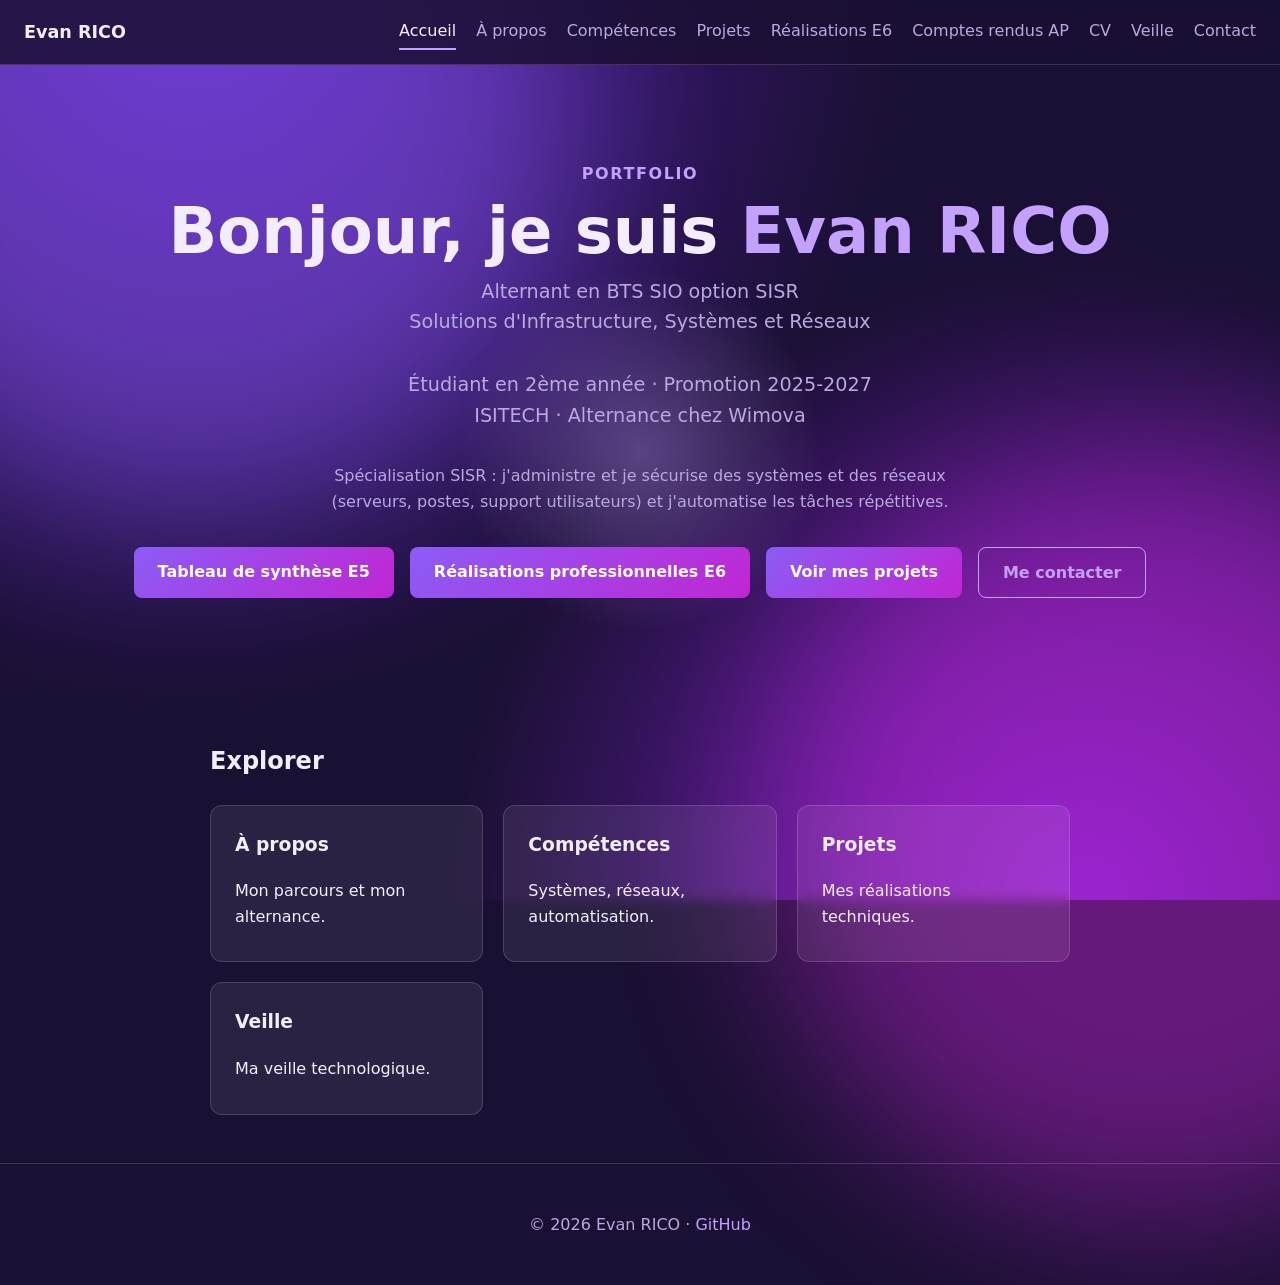
<file: index.html>
<!DOCTYPE html>
<html lang="fr">
<head>
  <meta charset="UTF-8">
  <meta name="viewport" content="width=device-width, initial-scale=1.0">
  <title>Accueil – Evan RICO</title>
  <link rel="stylesheet" href="style.css">
</head>
  <script src="script.js"></script>
<body>
  <header class="site-header">
    <a class="logo" href="index.html">Evan RICO</a>
    <button class="menu-btn" aria-label="Menu" onclick="document.querySelector('nav').classList.toggle('open')">☰</button>
   <nav>
  <a href="index.html" class="active">Accueil</a>
  <a href="apropos.html">À propos</a>
  <a href="competences.html">Compétences</a>
  <a href="projets.html">Projets</a>
  <a href="realisations-e6.html">Réalisations E6</a>
  <a href="comptes-rendus.html">Comptes rendus AP</a>
  <a href="cv.html">CV</a>
  <a href="veille.html">Veille</a>
  <a href="contact.html">Contact</a>
</nav>
  </header>

  <section class="hero">
    <p class="eyebrow">Portfolio</p>
    <h1>Bonjour, je suis <span>Evan RICO</span></h1>
    <p class="subtitle">Alternant en BTS SIO option SISR<br>Solutions d'Infrastructure, Systèmes et Réseaux</p>
    <p class="subtitle">Étudiant en 2ème année · Promotion 2025-2027<br>ISITECH · Alternance chez Wimova</p>
<p class="spec">
  Spécialisation SISR : j'administre et je sécurise des systèmes et des réseaux
  (serveurs, postes, support utilisateurs) et j'automatise les tâches répétitives.
</p>
    <div class="actions">
      <a class="btn" href="tableau-e5.pdf" target="_blank">Tableau de synthèse E5</a>
<a class="btn" href="realisations-e6.html">Réalisations professionnelles E6</a>
      <a class="btn" href="projets.html">Voir mes projets</a>
      <a class="btn secondary" href="contact.html">Me contacter</a>
    </div>
  </section>

  <main>
    <h2>Explorer</h2>
    <div class="grid">
      <a class="card link-card" href="apropos.html"><h3>À propos</h3><p>Mon parcours et mon alternance.</p></a>
      <a class="card link-card" href="competences.html"><h3>Compétences</h3><p>Systèmes, réseaux, automatisation.</p></a>
      <a class="card link-card" href="projets.html"><h3>Projets</h3><p>Mes réalisations techniques.</p></a>
      <a class="card link-card" href="veille.html"><h3>Veille</h3><p>Ma veille technologique.</p></a>
    </div>
  </main>

  <footer>
    <p>© 2026 Evan RICO · <a href="https://github.com/evanitorico-del">GitHub</a></p>
  </footer>
  <script src="script.js"></script>
</body>
</html>
</file>
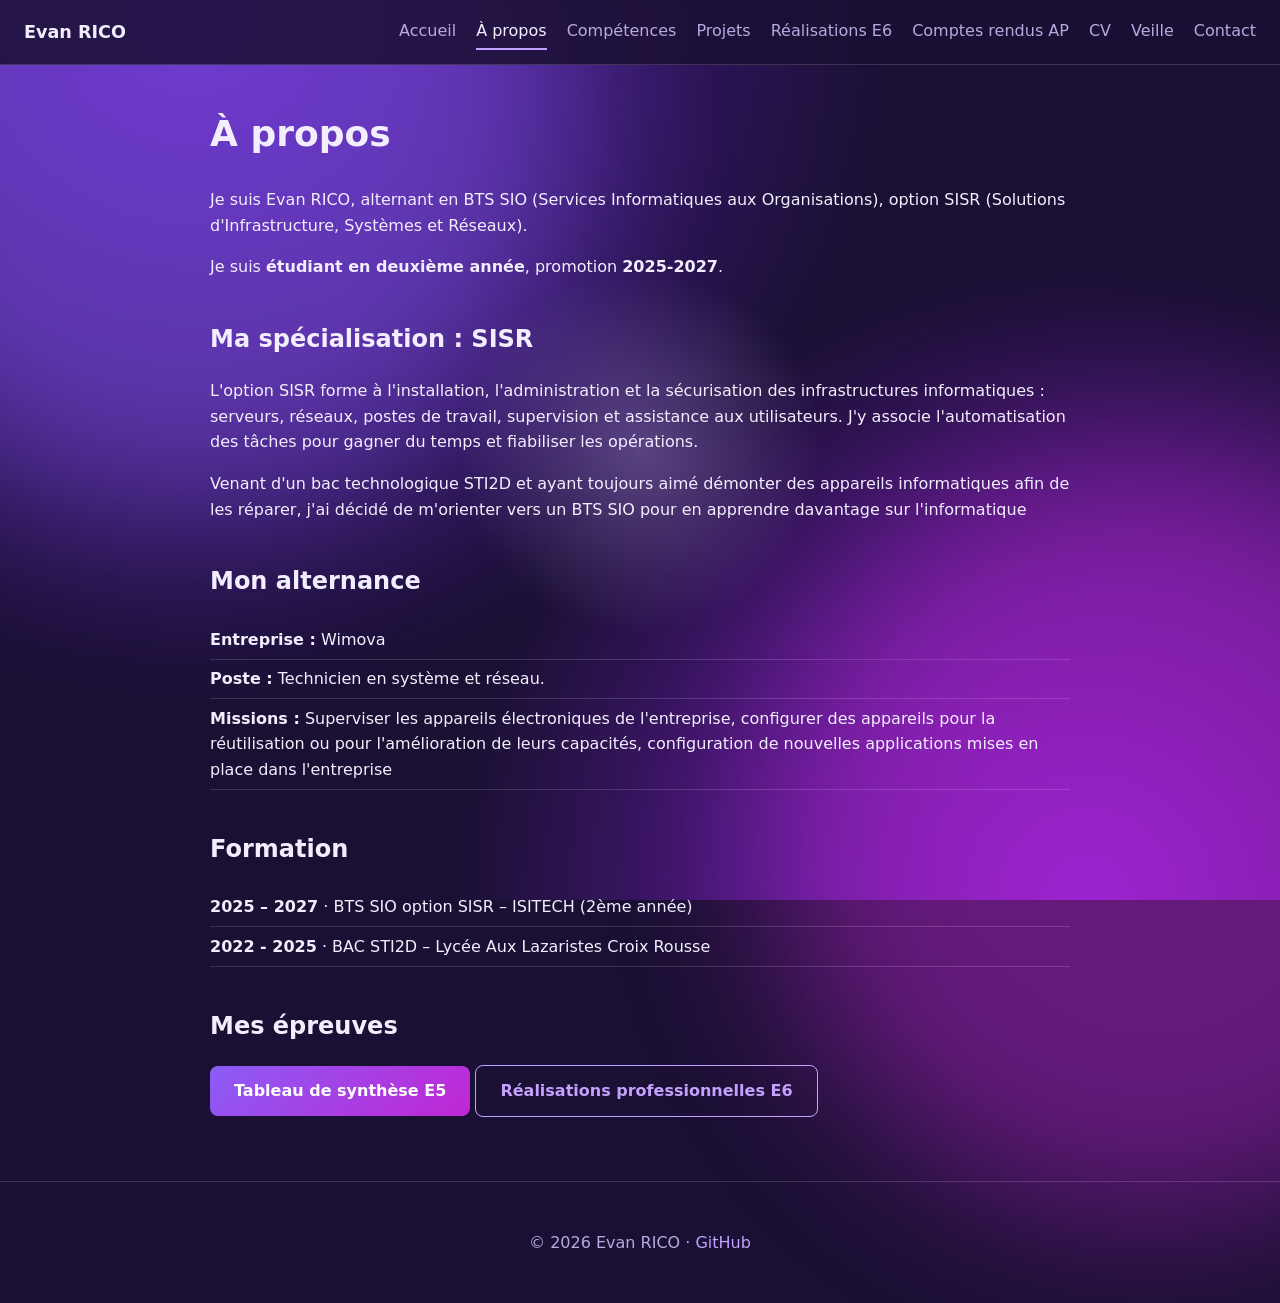
<file: apropos.html>
<!DOCTYPE html>
<html lang="fr">
<head>
  <meta charset="UTF-8">
  <meta name="viewport" content="width=device-width, initial-scale=1.0">
  <title>À propos – Evan RICO</title>
  <link rel="stylesheet" href="style.css">
</head>
  <script src="script.js"></script>
<body>
  <header class="site-header">
    <a class="logo" href="index.html">Evan RICO</a>
    <button class="menu-btn" aria-label="Menu" onclick="document.querySelector('nav').classList.toggle('open')">☰</button>
    <nav>
  <a href="index.html">Accueil</a>
  <a href="apropos.html" class="active">À propos</a>
  <a href="competences.html">Compétences</a>
  <a href="projets.html">Projets</a>
      <a href="realisations-e6.html">Réalisations E6</a>
  <a href="comptes-rendus.html">Comptes rendus AP</a>
  <a href="cv.html">CV</a>
  <a href="veille.html">Veille</a>
  <a href="contact.html">Contact</a>
</nav>
  </header>

  <main>
    <h1>À propos</h1>
    <p>
      Je suis Evan RICO, alternant en BTS SIO (Services Informatiques aux Organisations),
      option SISR (Solutions d'Infrastructure, Systèmes et Réseaux).
    </p>
    <p>
  Je suis <strong>étudiant en deuxième année</strong>, promotion <strong>2025-2027</strong>.
</p>

<h2>Ma spécialisation : SISR</h2>
<p>
  L'option SISR forme à l'installation, l'administration et la sécurisation
  des infrastructures informatiques : serveurs, réseaux, postes de travail,
  supervision et assistance aux utilisateurs. J'y associe l'automatisation
  des tâches pour gagner du temps et fiabiliser les opérations.
</p>
    <p>Venant d'un bac technologique STI2D et ayant toujours aimé démonter des appareils informatiques afin de les réparer, j'ai décidé de m'orienter vers un BTS SIO pour en apprendre davantage sur l'informatique</p>

    <h2>Mon alternance</h2>
    <ul class="plain">
      <li><strong>Entreprise :</strong> Wimova</li>
      <li><strong>Poste :</strong> Technicien en système et réseau.</li>
      <li><strong>Missions :</strong> Superviser les appareils électroniques de l'entreprise, configurer des appareils pour la réutilisation ou pour l'amélioration de leurs capacités, configuration de nouvelles applications mises en place dans l'entreprise</li>
    </ul>

    <h2>Formation</h2>
    <ul class="plain">
      <li><strong>2025 – 2027</strong> · BTS SIO option SISR – ISITECH (2ème année)</li>
      <li><strong>2022 - 2025</strong> · BAC STI2D – Lycée Aux Lazaristes Croix Rousse</li>
    </ul>
    <h2>Mes épreuves</h2>
<p>
  <a class="btn" href="tableau-e5.pdf" target="_blank">Tableau de synthèse E5</a>
  <a class="btn secondary" href="realisations-e6.html">Réalisations professionnelles E6</a>
</p>
  </main>

  <footer>
    <p>© 2026 Evan RICO · <a href="https://github.com/evanitorico-del">GitHub</a></p>
  </footer>
  <script src="script.js"></script>
</body>
</html>
</file>
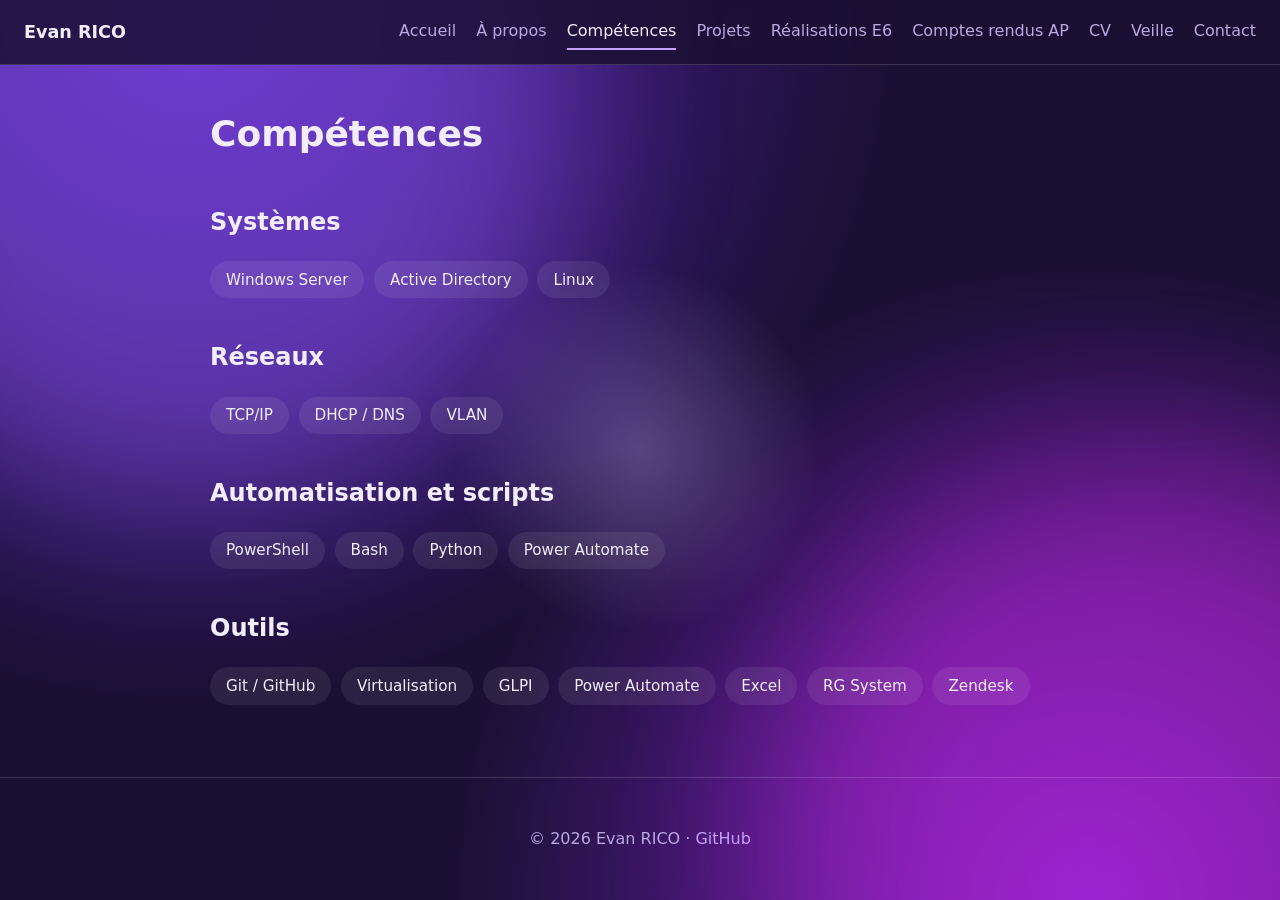
<file: competences.html>
<!DOCTYPE html>
<html lang="fr">
<head>
  <meta charset="UTF-8">
  <meta name="viewport" content="width=device-width, initial-scale=1.0">
  <title>Compétences – Evan RICO</title>
  <link rel="stylesheet" href="style.css">
</head>
  <script src="script.js"></script>
<body>
  <header class="site-header">
    <a class="logo" href="index.html">Evan RICO</a>
    <button class="menu-btn" aria-label="Menu" onclick="document.querySelector('nav').classList.toggle('open')">☰</button>
    <nav>
  <a href="index.html">Accueil</a>
  <a href="apropos.html">À propos</a>
  <a href="competences.html" class="active">Compétences</a>
  <a href="projets.html">Projets</a>
      <a href="realisations-e6.html">Réalisations E6</a>
  <a href="comptes-rendus.html">Comptes rendus AP</a>
  <a href="cv.html">CV</a>
  <a href="veille.html">Veille</a>
  <a href="contact.html">Contact</a>
</nav>
  </header>

  <main>
    <h1>Compétences</h1>

    <h2>Systèmes</h2>
    <ul class="tags"><li>Windows Server</li><li>Active Directory</li><li>Linux</li></ul>

    <h2>Réseaux</h2>
    <ul class="tags"><li>TCP/IP</li><li>DHCP / DNS</li><li>VLAN</li></ul>

    <h2>Automatisation et scripts</h2>
    <ul class="tags"><li>PowerShell</li><li>Bash</li><li>Python</li><li>Power Automate</li></ul>

    <h2>Outils</h2>
    <ul class="tags"><li>Git / GitHub</li><li>Virtualisation</li><li>GLPI</li><li>Power Automate</li><li>Excel</li><li>RG System</li><li>Zendesk</li></ul>

  
  </main>

  <footer>
    <p>© 2026 Evan RICO · <a href="https://github.com/evanitorico-del">GitHub</a></p>
  </footer>
  <script src="script.js"></script>
</body>
</html>
</file>
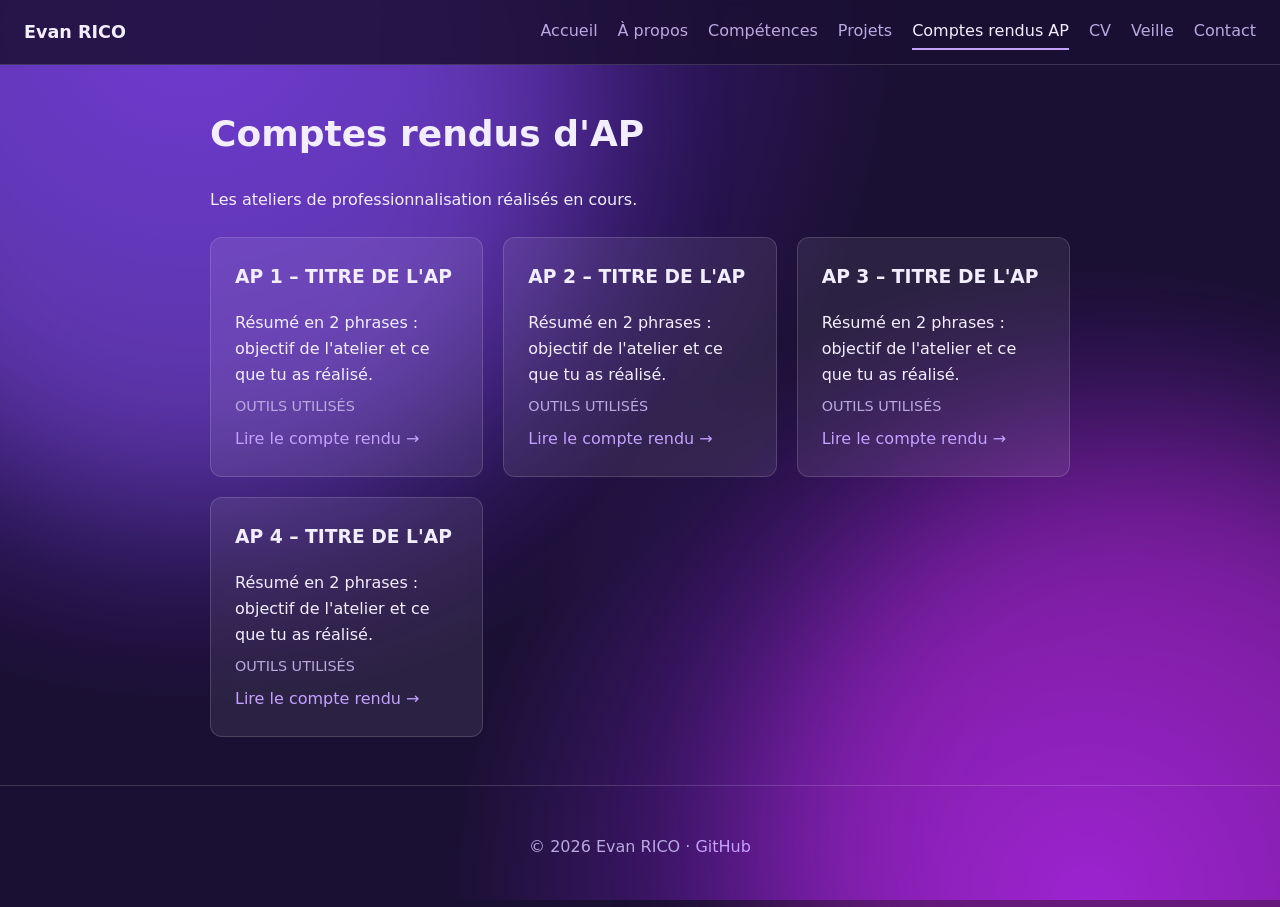
<file: compte-rendu.html>
<!DOCTYPE html>
<html lang="fr">
<head>
  <meta charset="UTF-8">
  <meta name="viewport" content="width=device-width, initial-scale=1.0">
  <title>Comptes rendus AP – Evan RICO</title>
  <link rel="stylesheet" href="style.css">
</head>
<body>
  <header class="site-header">
    <a class="logo" href="index.html">Evan RICO</a>
    <button class="menu-btn" aria-label="Menu" onclick="document.querySelector('nav').classList.toggle('open')">☰</button>
    <nav>
  <a href="index.html">Accueil</a>
  <a href="apropos.html">À propos</a>
  <a href="competences.html">Compétences</a>
  <a href="projets.html">Projets</a>
  <a href="comptes-rendus.html" class="active">Comptes rendus AP</a>
  <a href="cv.html">CV</a>
  <a href="veille.html">Veille</a>
  <a href="contact.html">Contact</a>
</nav>
  </header>

  <main>
    <h1>Comptes rendus d'AP</h1>
    <p>Les ateliers de professionnalisation réalisés en cours.</p>

    <div class="grid">

      <article class="card">
        <h3>AP 1 – TITRE DE L'AP</h3>
        <p>Résumé en 2 phrases : objectif de l'atelier et ce que tu as réalisé.</p>
        <p class="stack">OUTILS UTILISÉS</p>
        <a href="ap.html?n=1">Lire le compte rendu →</a>
      </article>

      <article class="card">
        <h3>AP 2 – TITRE DE L'AP</h3>
        <p>Résumé en 2 phrases : objectif de l'atelier et ce que tu as réalisé.</p>
        <p class="stack">OUTILS UTILISÉS</p>
        <a href="ap.html?n=2">Lire le compte rendu →</a>
      </article>

      <article class="card">
        <h3>AP 3 – TITRE DE L'AP</h3>
        <p>Résumé en 2 phrases : objectif de l'atelier et ce que tu as réalisé.</p>
        <p class="stack">OUTILS UTILISÉS</p>
      <a href="ap.html?n=3">Lire le compte rendu →</a>
      </article>

      <article class="card">
        <h3>AP 4 – TITRE DE L'AP</h3>
        <p>Résumé en 2 phrases : objectif de l'atelier et ce que tu as réalisé.</p>
        <p class="stack">OUTILS UTILISÉS</p>
       <a href="ap.html?n=4">Lire le compte rendu →</a>
      </article>

    </div>
  </main>

  <footer>
    <p>© 2026 Evan RICO · <a href="https://github.com/evanitorico-del">GitHub</a></p>
  </footer>
</body>
</html>
</file>
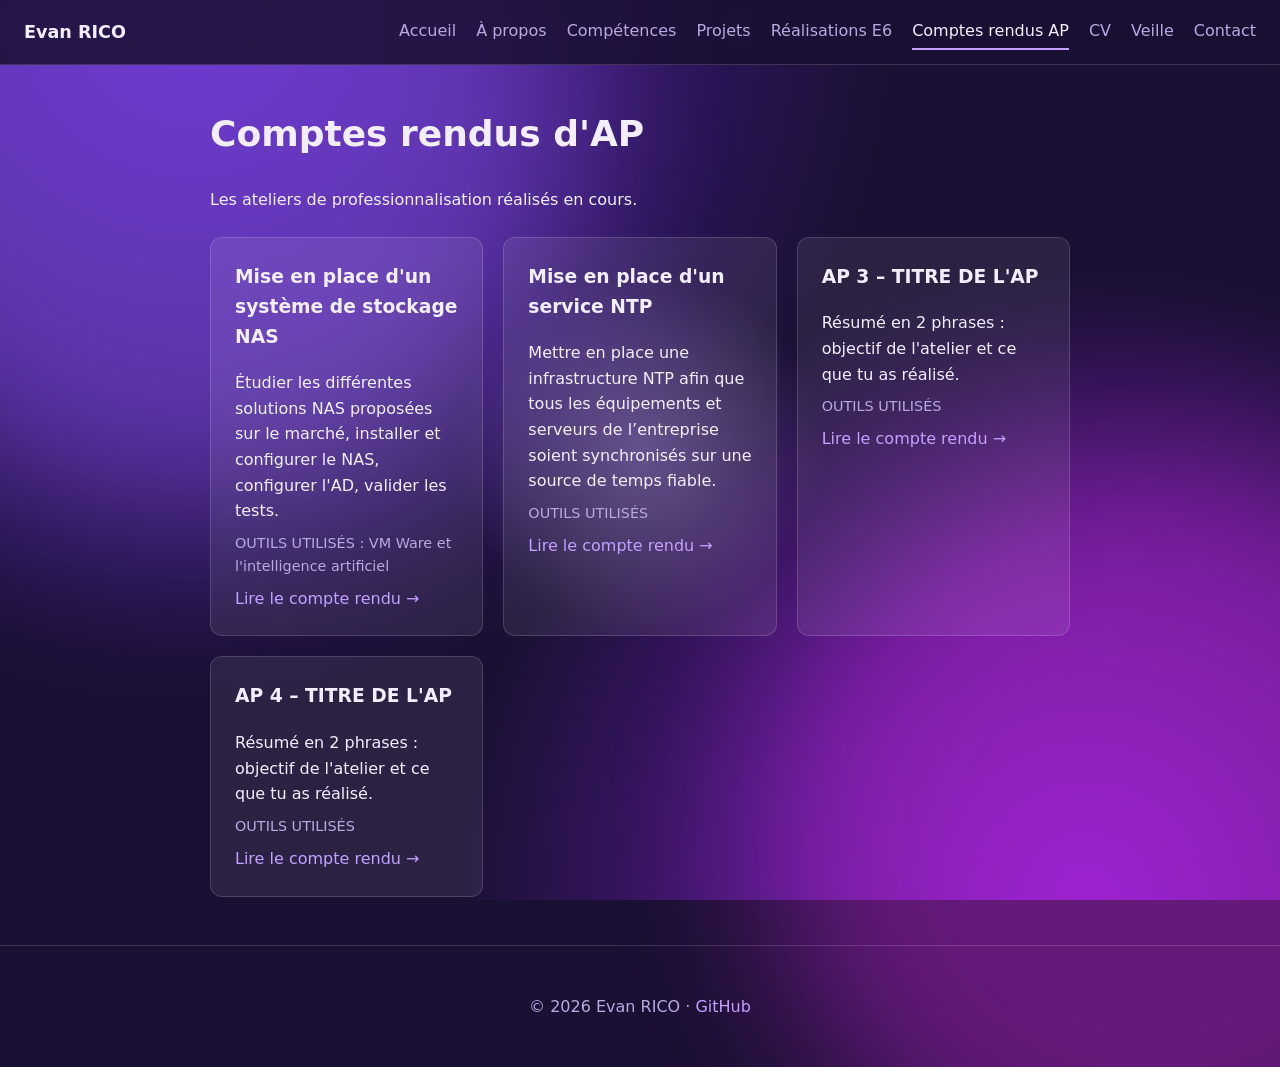
<file: comptes-rendus.html>
<!DOCTYPE html>
<html lang="fr">
<head>
  <meta charset="UTF-8">
  <meta name="viewport" content="width=device-width, initial-scale=1.0">
  <title>Comptes rendus AP – Evan RICO</title>
  <link rel="stylesheet" href="style.css">
</head>
  <script src="script.js"></script>
<body>
  <header class="site-header">
    <a class="logo" href="index.html">Evan RICO</a>
    <button class="menu-btn" aria-label="Menu" onclick="document.querySelector('nav').classList.toggle('open')">☰</button>
    <nav>
  <a href="index.html">Accueil</a>
  <a href="apropos.html">À propos</a>
  <a href="competences.html">Compétences</a>
  <a href="projets.html">Projets</a>
      <a href="realisations-e6.html">Réalisations E6</a>
  <a href="comptes-rendus.html" class="active">Comptes rendus AP</a>
  <a href="cv.html">CV</a>
  <a href="veille.html">Veille</a>
  <a href="contact.html">Contact</a>
</nav>
  </header>

  <main>
    <h1>Comptes rendus d'AP</h1>
    <p>Les ateliers de professionnalisation réalisés en cours.</p>

    <div class="grid">

      <article class="card">
        <h3>Mise en place d'un système de stockage NAS</h3>
        <p>Étudier les différentes solutions NAS proposées sur le marché, installer et configurer le NAS, configurer l'AD, valider les tests.</p>
        <p class="stack">OUTILS UTILISÉS : VM Ware et l'intelligence artificiel</p>
        <a href="ap.html?n=1">Lire le compte rendu →</a>
      </article>

      <article class="card">
        <h3>Mise en place d'un service NTP</h3>
        <p>Mettre en place une infrastructure NTP afin que tous les équipements et serveurs de l’entreprise soient synchronisés sur une source de temps fiable.</p>
        <p class="stack">OUTILS UTILISÉS</p>
        <a href="ap.html?n=2">Lire le compte rendu →</a>
      </article>

      <article class="card">
        <h3>AP 3 – TITRE DE L'AP</h3>
        <p>Résumé en 2 phrases : objectif de l'atelier et ce que tu as réalisé.</p>
        <p class="stack">OUTILS UTILISÉS</p>
      <a href="ap.html?n=3">Lire le compte rendu →</a>
      </article>

      <article class="card">
        <h3>AP 4 – TITRE DE L'AP</h3>
        <p>Résumé en 2 phrases : objectif de l'atelier et ce que tu as réalisé.</p>
        <p class="stack">OUTILS UTILISÉS</p>
       <a href="ap.html?n=4">Lire le compte rendu →</a>
      </article>

    </div>
  </main>

  <footer>
    <p>© 2026 Evan RICO · <a href="https://github.com/evanitorico-del">GitHub</a></p>
  </footer>
  <script src="script.js"></script>
</body>
</html>
</file>
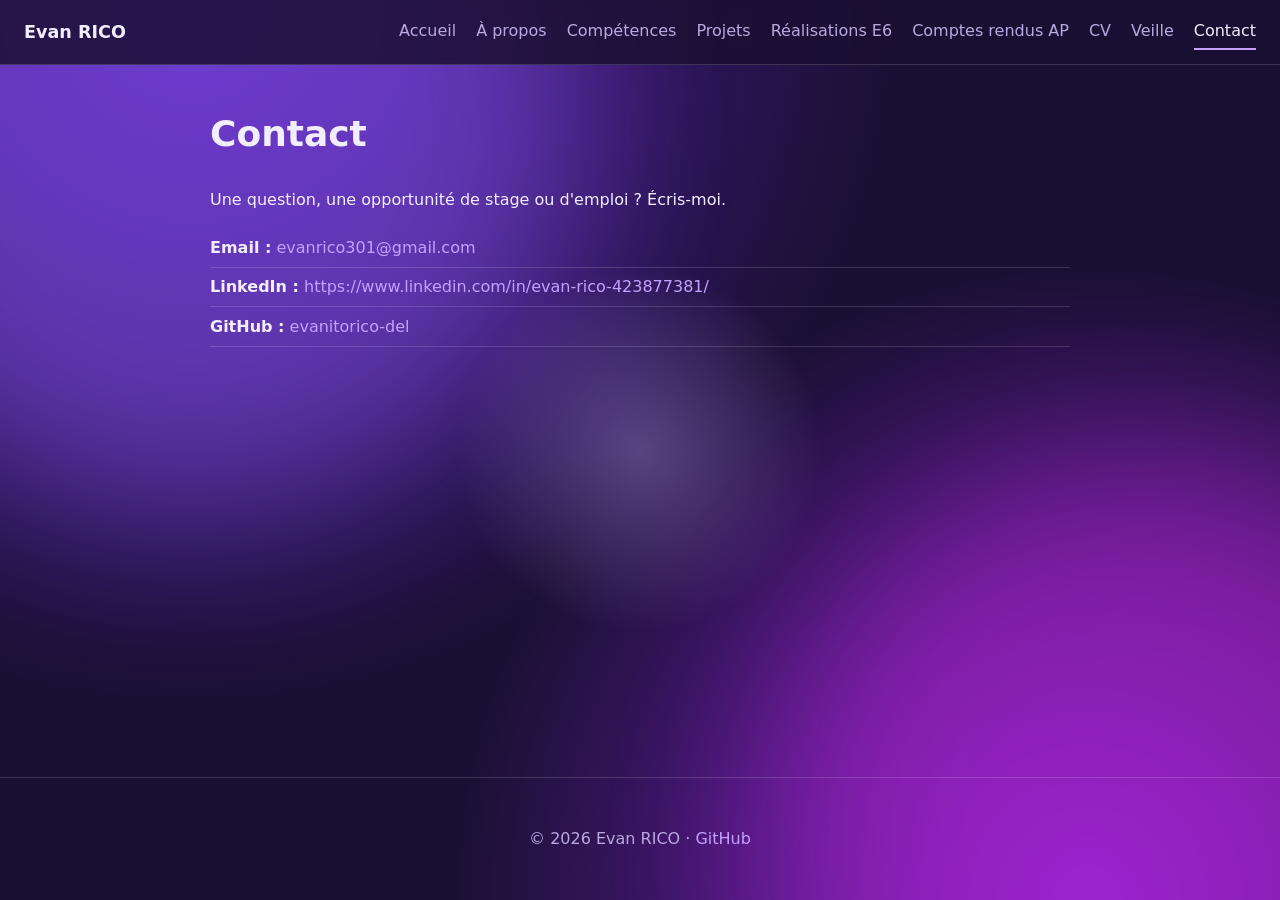
<file: contact.html>
<!DOCTYPE html>
<html lang="fr">
<head>
  <meta charset="UTF-8">
  <meta name="viewport" content="width=device-width, initial-scale=1.0">
  <title>Contact – Evan RICO</title>
  <link rel="stylesheet" href="style.css">
</head>
  <script src="script.js"></script>
<body>
  <header class="site-header">
    <a class="logo" href="index.html">Evan RICO</a>
    <button class="menu-btn" aria-label="Menu" onclick="document.querySelector('nav').classList.toggle('open')">☰</button>
   <nav>
  <a href="index.html">Accueil</a>
  <a href="apropos.html">À propos</a>
  <a href="competences.html">Compétences</a>
  <a href="projets.html">Projets</a>
     <a href="realisations-e6.html">Réalisations E6</a>
  <a href="comptes-rendus.html">Comptes rendus AP</a>
  <a href="cv.html">CV</a>
  <a href="veille.html">Veille</a>
  <a href="contact.html" class="active">Contact</a>
</nav>
  </header>

  <main>
    <h1>Contact</h1>
    <p>Une question, une opportunité de stage ou d'emploi ? Écris-moi.</p>
    <ul class="plain">
      <li><strong>Email :</strong> <a href="mailto:TON-EMAIL@exemple.com">evanrico301@gmail.com</a></li>
      <li><strong>LinkedIn :</strong> <a href="https://www.linkedin.com/in/TON-PROFIL">https://www.linkedin.com/in/evan-rico-423877381/</a></li>
      <li><strong>GitHub :</strong> <a href="https://github.com/evanitorico-del">evanitorico-del</a></li>
    </ul>
  </main>

  <footer>
    <p>© 2026 Evan RICO · <a href="https://github.com/evanitorico-del">GitHub</a></p>
  </footer>
  <script src="script.js"></script>
</body>
</html>
</file>
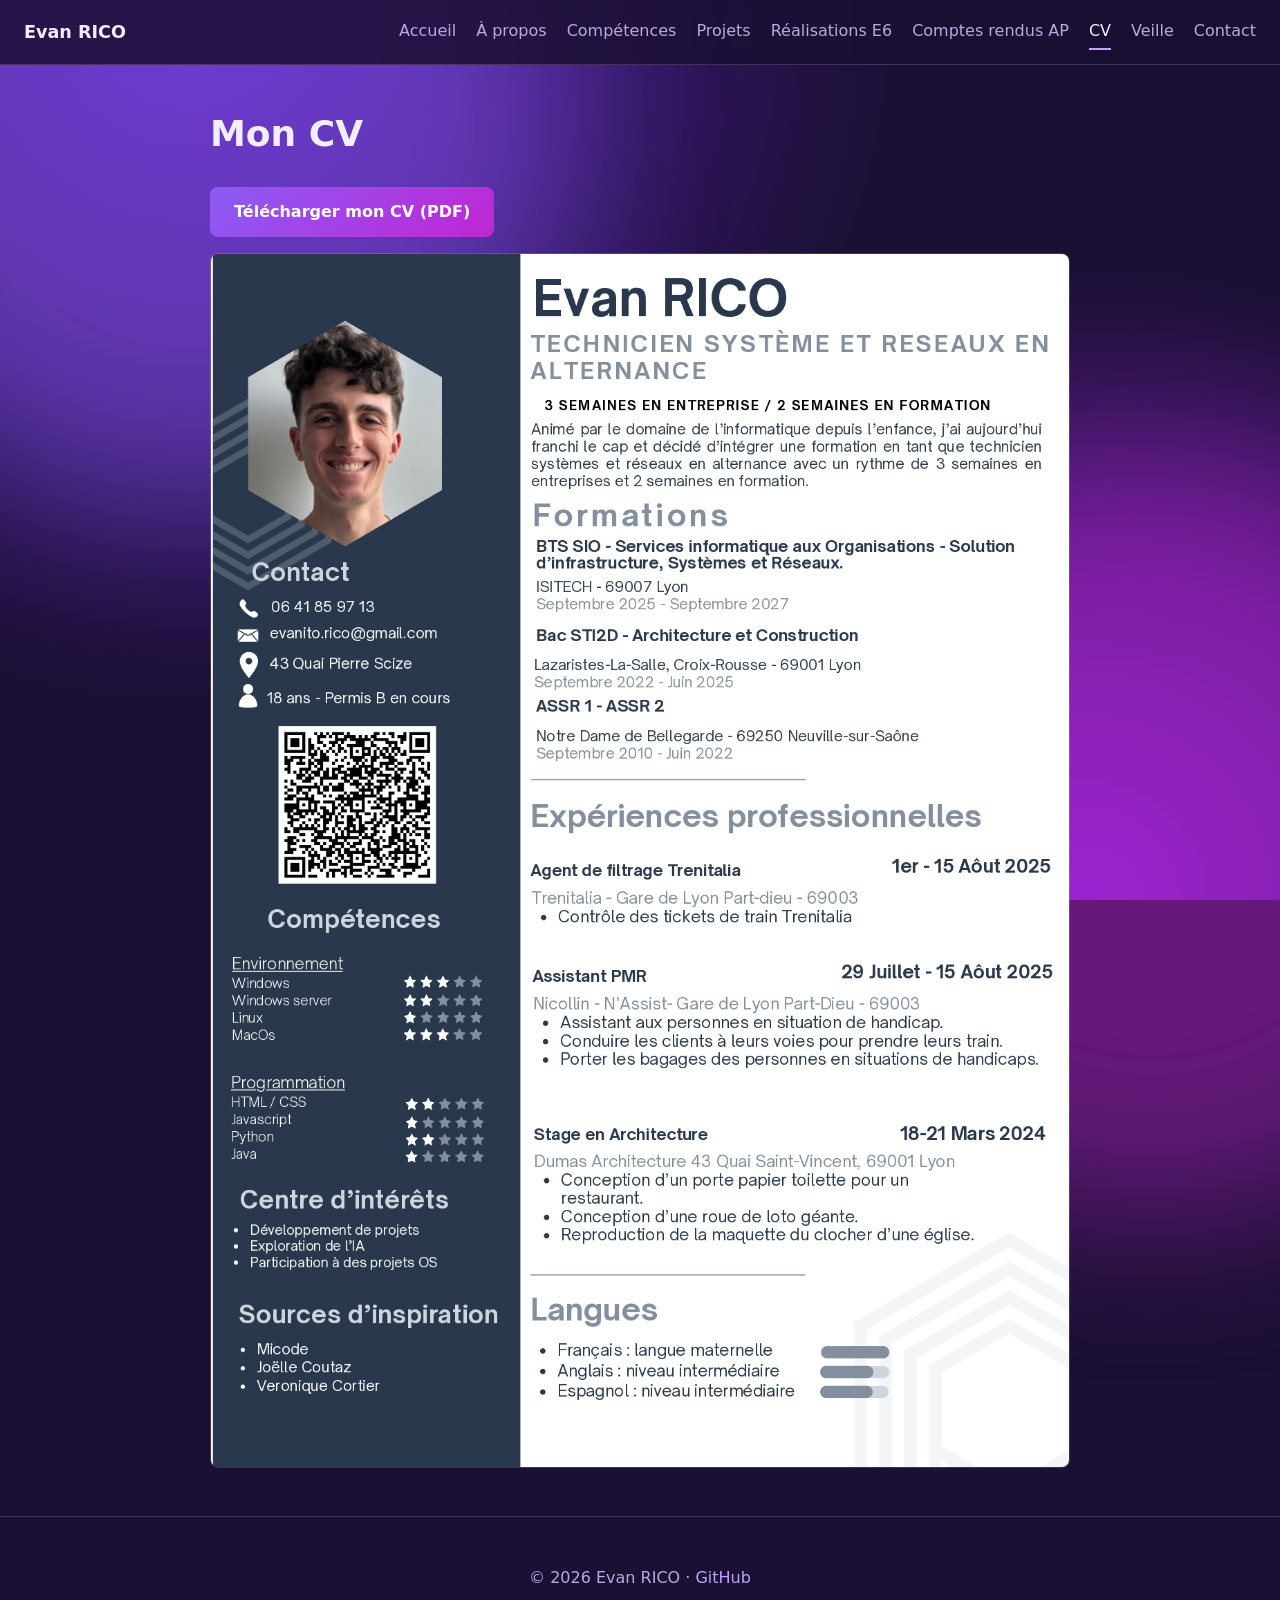
<file: cv.html>
<!DOCTYPE html>
<html lang="fr">
<head>
  <meta charset="UTF-8">
  <meta name="viewport" content="width=device-width, initial-scale=1.0">
  <title>CV – Evan RICO</title>
  <link rel="stylesheet" href="style.css">
</head>
  <script src="script.js"></script>
<body>
  <header class="site-header">
    <a class="logo" href="index.html">Evan RICO</a>
    <button class="menu-btn" aria-label="Menu" onclick="document.querySelector('nav').classList.toggle('open')">☰</button>
   <nav>
  <a href="index.html">Accueil</a>
  <a href="apropos.html">À propos</a>
  <a href="competences.html">Compétences</a>
  <a href="projets.html">Projets</a>
     <a href="realisations-e6.html">Réalisations E6</a>
  <a href="comptes-rendus.html">Comptes rendus AP</a>
  <a href="cv.html" class="active">CV</a>
  <a href="veille.html">Veille</a>
  <a href="contact.html">Contact</a>
</nav>
  </header>

  <main>
    <h1>Mon CV</h1>
    <p><a class="btn" href="cv.pdf" download>Télécharger mon CV (PDF)</a></p>

    <img class="cv-img" src="cv.jpg" alt="CV d'Evan RICO">
  </main>

  <footer>
    <p>© 2026 Evan RICO · <a href="https://github.com/evanitorico-del">GitHub</a></p>
  </footer>
  <script src="script.js"></script>
</body>
</html>
</file>
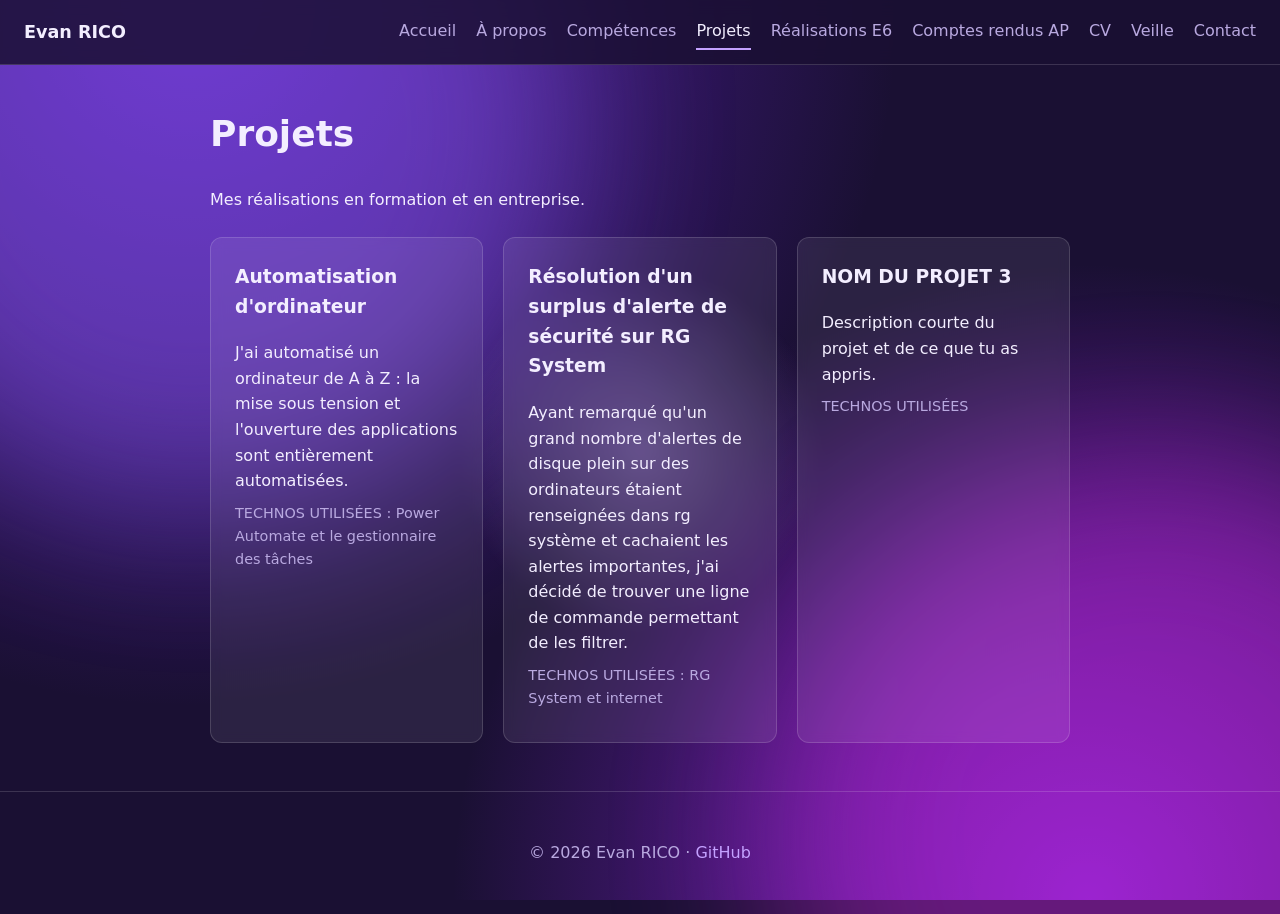
<file: projets.html>
<!DOCTYPE html>
<html lang="fr">
<head>
  <meta charset="UTF-8">
  <meta name="viewport" content="width=device-width, initial-scale=1.0">
  <title>Projets – Evan RICO</title>
  <link rel="stylesheet" href="style.css">
</head>
  <script src="script.js"></script>
<body>
  <header class="site-header">
    <a class="logo" href="index.html">Evan RICO</a>
    <button class="menu-btn" aria-label="Menu" onclick="document.querySelector('nav').classList.toggle('open')">☰</button>
    <nav>
  <a href="index.html">Accueil</a>
  <a href="apropos.html">À propos</a>
  <a href="competences.html">Compétences</a>
  <a href="projets.html" class="active">Projets</a>
      <a href="realisations-e6.html">Réalisations E6</a>
  <a href="comptes-rendus.html">Comptes rendus AP</a>
  <a href="cv.html">CV</a>
  <a href="veille.html">Veille</a>
  <a href="contact.html">Contact</a>
</nav>
  </header>

  <main>
    <h1>Projets</h1>
    <p>Mes réalisations en formation et en entreprise.</p>

    <div class="grid">
      <article class="card">
        <h3>Automatisation d'ordinateur</h3>
        <p>J'ai automatisé un ordinateur de A à Z : la mise sous tension et l'ouverture des applications sont entièrement automatisées.</p>
        <p class="stack">TECHNOS UTILISÉES : Power Automate et le gestionnaire des tâches </p>
      </article>

      <article class="card">
        <h3>Résolution d'un surplus d'alerte de sécurité sur RG System</h3>
        <p>Ayant remarqué qu'un grand nombre d'alertes de disque plein sur des ordinateurs étaient renseignées dans rg système et cachaient les alertes importantes, j'ai décidé de trouver une ligne de commande permettant de les filtrer.</p>
        <p class="stack">TECHNOS UTILISÉES : RG System et internet</p>
      </article>

      <article class="card">
        <h3>NOM DU PROJET 3</h3>
        <p>Description courte du projet et de ce que tu as appris.</p>
        <p class="stack">TECHNOS UTILISÉES</p>
      </article>
    </div>
  </main>

  <footer>
    <p>© 2026 Evan RICO · <a href="https://github.com/evanitorico-del">GitHub</a></p>
  </footer>
  <script src="script.js"></script>
</body>
</html>
</file>
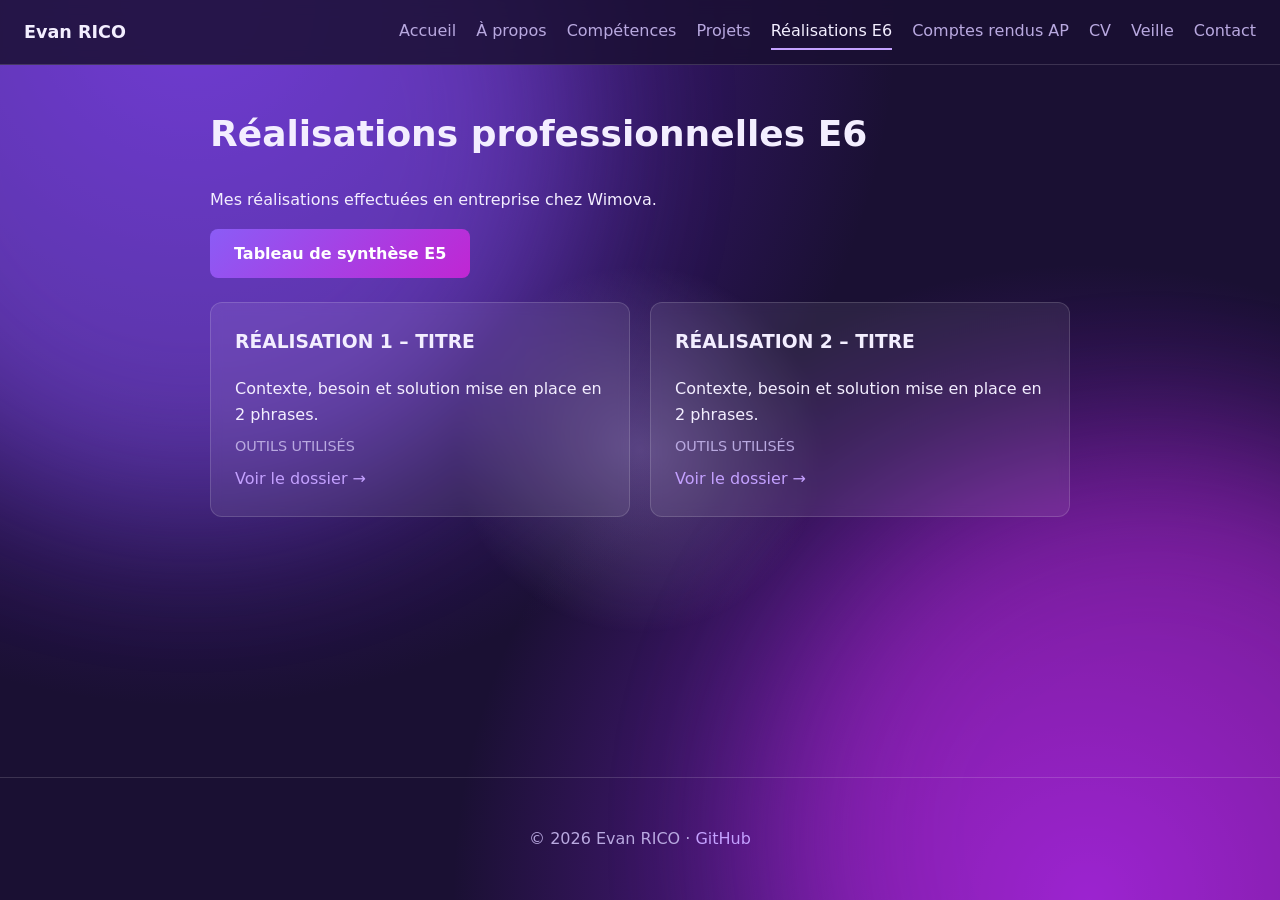
<file: realisations-e6.html>
<!DOCTYPE html>
<html lang="fr">
<head>
  <meta charset="UTF-8">
  <meta name="viewport" content="width=device-width, initial-scale=1.0">
  <title>Réalisations E6 – Evan RICO</title>
  <link rel="stylesheet" href="style.css">
</head>
  <script src="script.js"></script>
<body>
  <header class="site-header">
    <a class="logo" href="index.html">Evan RICO</a>
    <button class="menu-btn" aria-label="Menu" onclick="document.querySelector('nav').classList.toggle('open')">☰</button>
    <nav>
      <a href="index.html">Accueil</a>
      <a href="apropos.html">À propos</a>
      <a href="competences.html">Compétences</a>
      <a href="projets.html">Projets</a>
      <a href="realisations-e6.html" class="active">Réalisations E6</a>
      <a href="comptes-rendus.html">Comptes rendus AP</a>
      <a href="cv.html">CV</a>
      <a href="veille.html">Veille</a>
      <a href="contact.html">Contact</a>
    </nav>
  </header>

  <main>
    <h1>Réalisations professionnelles E6</h1>
    <p>Mes réalisations effectuées en entreprise chez Wimova.</p>
    <p><a class="btn" href="tableau-e5.pdf" target="_blank">Tableau de synthèse E5</a></p>

    <div class="grid">
      <article class="card">
        <h3>RÉALISATION 1 – TITRE</h3>
        <p>Contexte, besoin et solution mise en place en 2 phrases.</p>
        <p class="stack">OUTILS UTILISÉS</p>
        <a href="realisation1.pdf" target="_blank">Voir le dossier →</a>
      </article>

      <article class="card">
        <h3>RÉALISATION 2 – TITRE</h3>
        <p>Contexte, besoin et solution mise en place en 2 phrases.</p>
        <p class="stack">OUTILS UTILISÉS</p>
        <a href="realisation2.pdf" target="_blank">Voir le dossier →</a>
      </article>
    </div>
  </main>

  <footer>
    <p>© 2026 Evan RICO · <a href="https://github.com/evanitorico-del">GitHub</a></p>
  </footer>
  <script src="script.js"></script>
</body>
</html>
</file>
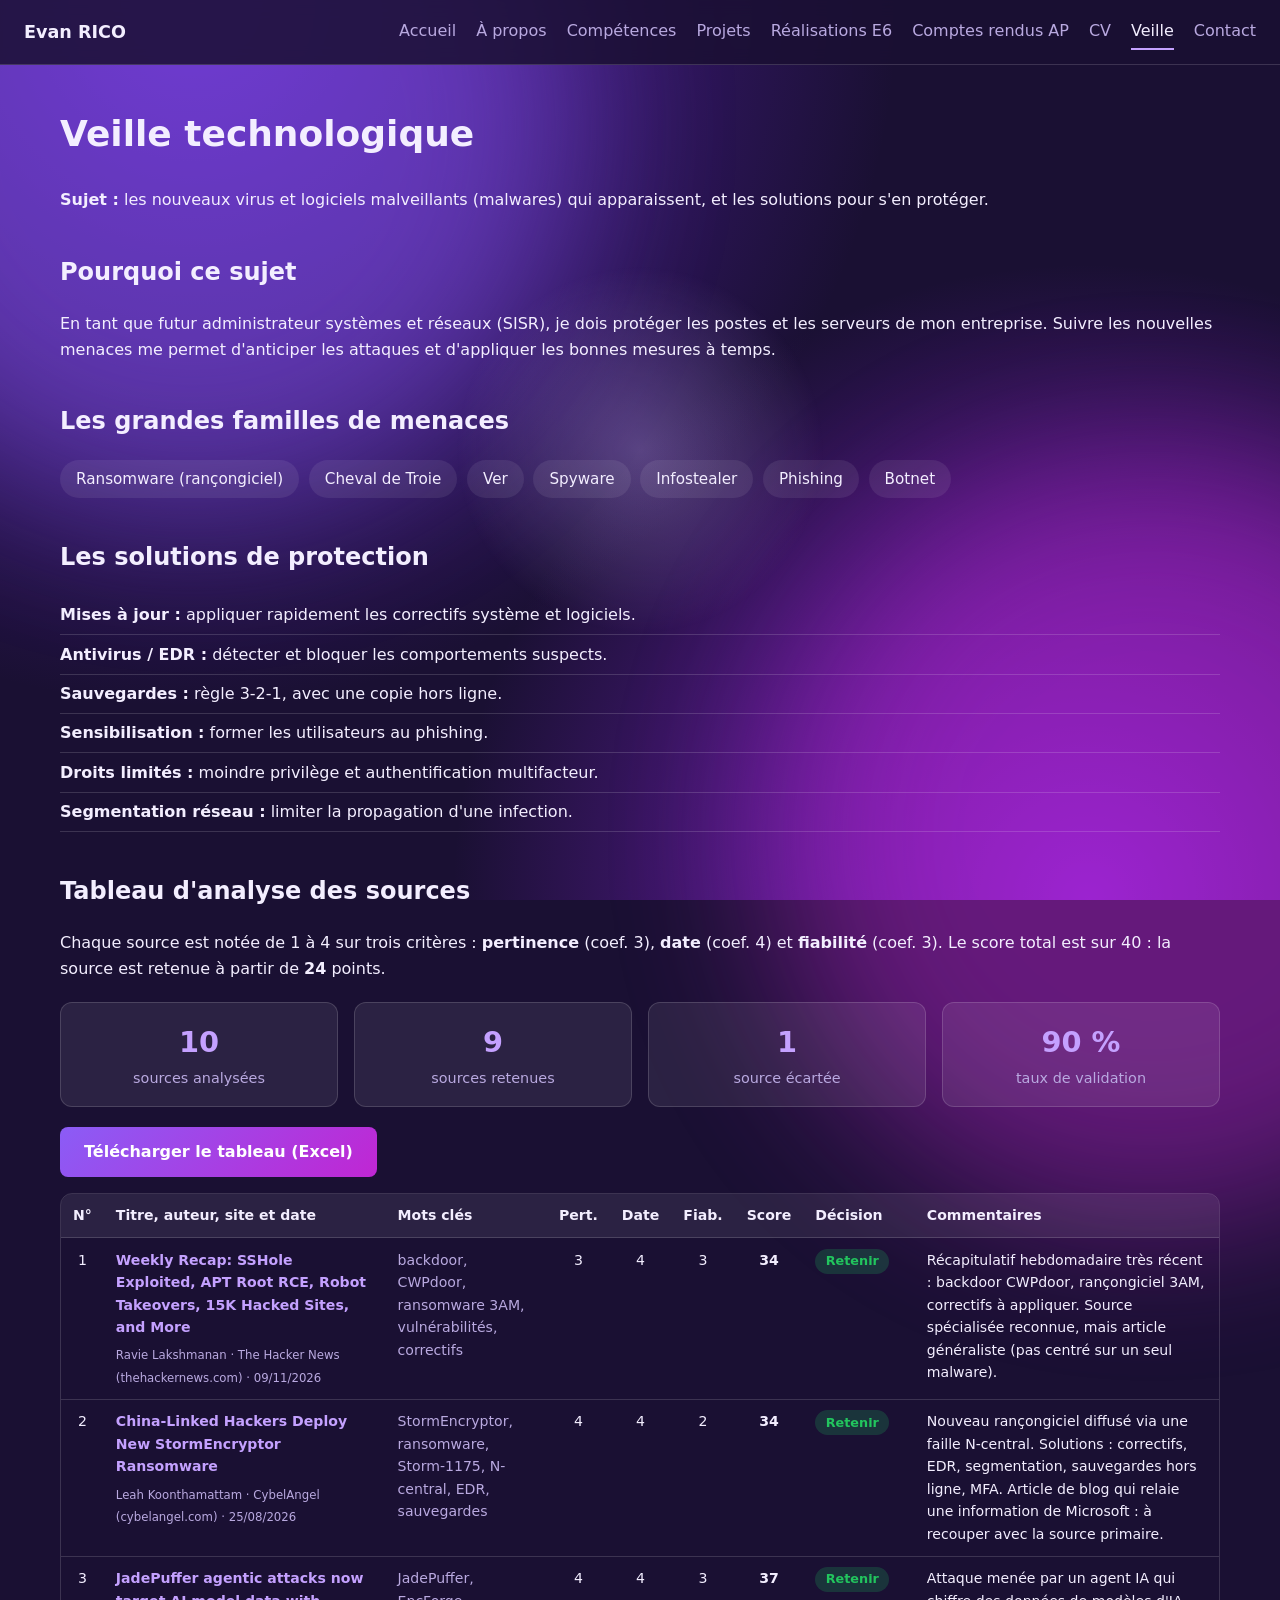
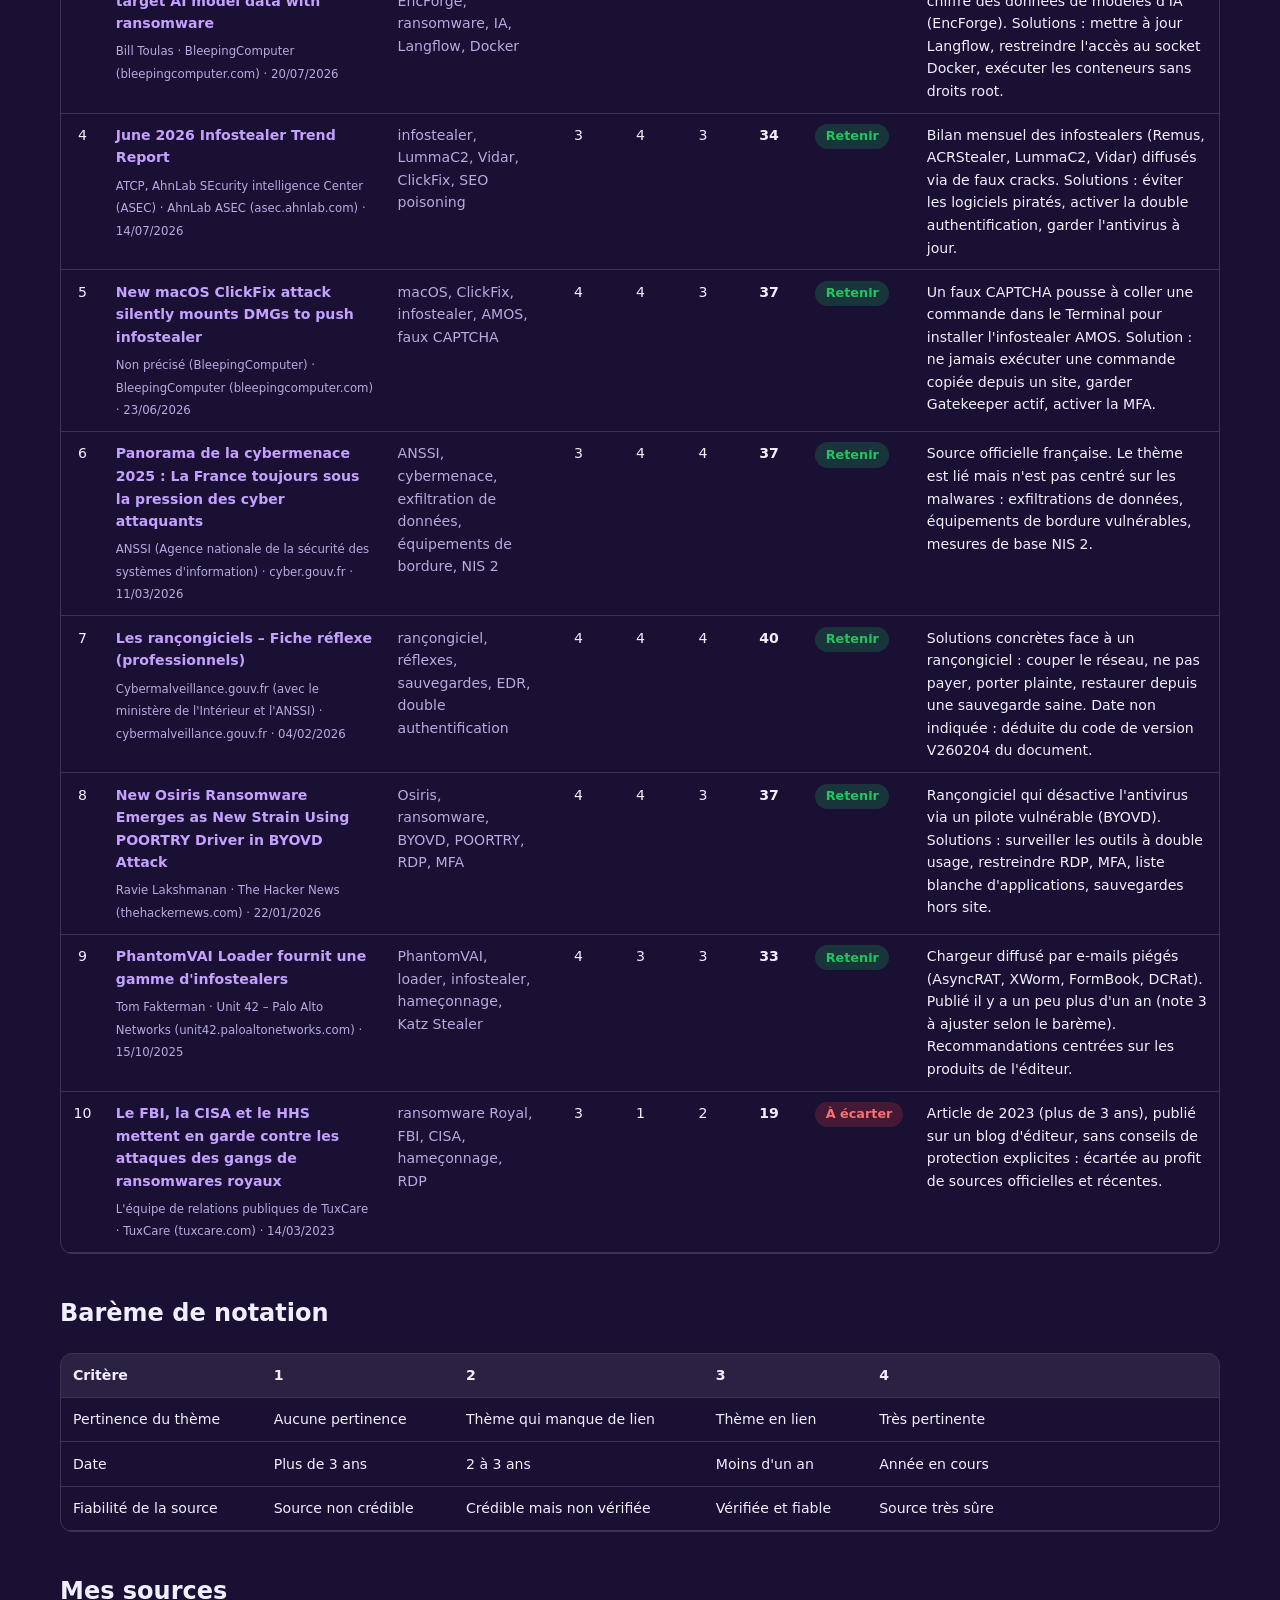
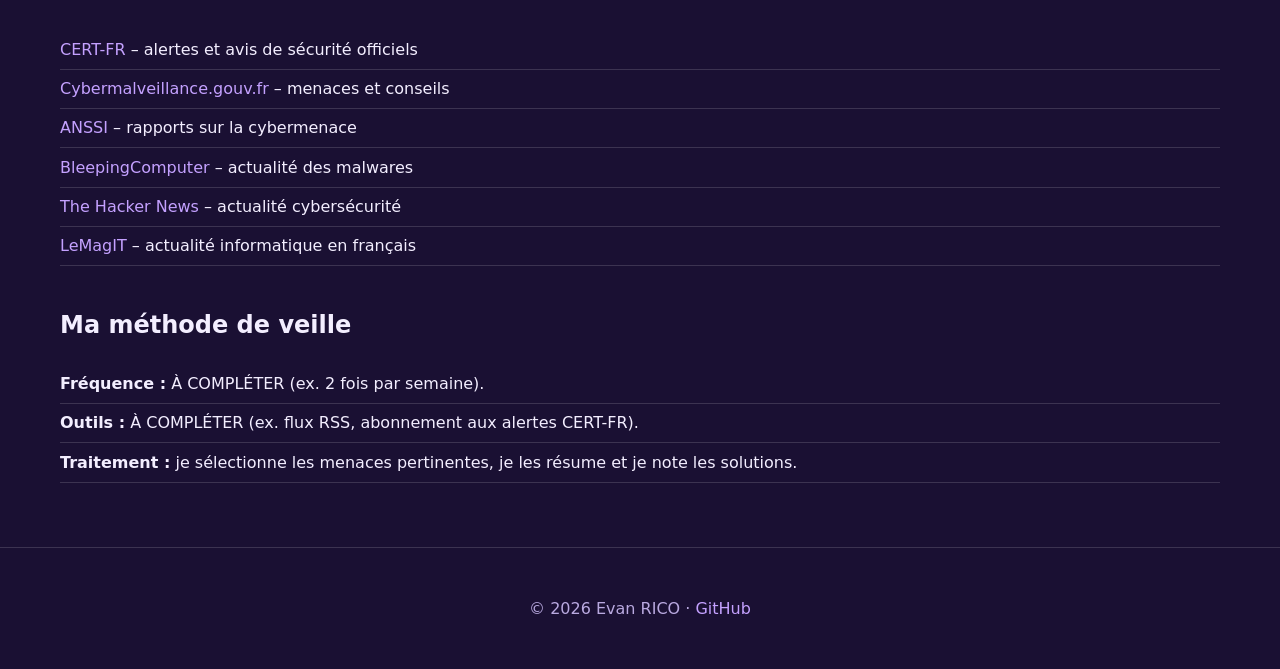
<file: veille.html>
<!DOCTYPE html>
<html lang="fr">
<head>
  <meta charset="UTF-8">
  <meta name="viewport" content="width=device-width, initial-scale=1.0">
  <title>Veille – Evan RICO</title>
  <link rel="stylesheet" href="style.css">
</head>
<body>
  <header class="site-header">
    <a class="logo" href="index.html">Evan RICO</a>
    <button class="menu-btn" aria-label="Menu" onclick="document.querySelector('nav').classList.toggle('open')">☰</button>
    <nav>
      <a href="index.html">Accueil</a>
      <a href="apropos.html">À propos</a>
      <a href="competences.html">Compétences</a>
      <a href="projets.html">Projets</a>
      <a href="realisations-e6.html">Réalisations E6</a>
      <a href="comptes-rendus.html">Comptes rendus AP</a>
      <a href="cv.html">CV</a>
      <a href="veille.html" class="active">Veille</a>
      <a href="contact.html">Contact</a>
    </nav>
  </header>

  <main class="wide">
    <h1>Veille technologique</h1>
    <p>
      <strong>Sujet :</strong> les nouveaux virus et logiciels malveillants (malwares)
      qui apparaissent, et les solutions pour s'en protéger.
    </p>

    <h2>Pourquoi ce sujet</h2>
    <p>
      En tant que futur administrateur systèmes et réseaux (SISR), je dois protéger
      les postes et les serveurs de mon entreprise. Suivre les nouvelles menaces
      me permet d'anticiper les attaques et d'appliquer les bonnes mesures à temps.
    </p>

    <h2>Les grandes familles de menaces</h2>
    <ul class="tags">
      <li>Ransomware (rançongiciel)</li>
      <li>Cheval de Troie</li>
      <li>Ver</li>
      <li>Spyware</li>
      <li>Infostealer</li>
      <li>Phishing</li>
      <li>Botnet</li>
    </ul>

    <h2>Les solutions de protection</h2>
    <ul class="plain">
      <li><strong>Mises à jour :</strong> appliquer rapidement les correctifs système et logiciels.</li>
      <li><strong>Antivirus / EDR :</strong> détecter et bloquer les comportements suspects.</li>
      <li><strong>Sauvegardes :</strong> règle 3-2-1, avec une copie hors ligne.</li>
      <li><strong>Sensibilisation :</strong> former les utilisateurs au phishing.</li>
      <li><strong>Droits limités :</strong> moindre privilège et authentification multifacteur.</li>
      <li><strong>Segmentation réseau :</strong> limiter la propagation d'une infection.</li>
    </ul>

        <h2>Tableau d'analyse des sources</h2>
    <p>
      Chaque source est notée de 1 à 4 sur trois critères : <strong>pertinence</strong> (coef. 3),
      <strong>date</strong> (coef. 4) et <strong>fiabilité</strong> (coef. 3).
      Le score total est sur 40 : la source est retenue à partir de <strong>24</strong> points.
    </p>

    <div class="synthese">
      <div><strong>10</strong><span>sources analysées</span></div>
      <div><strong>9</strong><span>sources retenues</span></div>
      <div><strong>1</strong><span>source écartée</span></div>
      <div><strong>90 %</strong><span>taux de validation</span></div>
    </div>

    <p><a class="btn" href="tableau-analyse-sources.xlsx" download>Télécharger le tableau (Excel)</a></p>

    <div class="table-wrap">
      <table class="analyse">
        <thead>
          <tr>
            <th class="num">N°</th>
            <th>Titre, auteur, site et date</th>
            <th>Mots clés</th>
            <th class="num" title="Pertinence (coef. 3)">Pert.</th>
            <th class="num" title="Date (coef. 4)">Date</th>
            <th class="num" title="Fiabilité (coef. 3)">Fiab.</th>
            <th class="num">Score</th>
            <th>Décision</th>
            <th>Commentaires</th>
          </tr>
        </thead>
        <tbody>
        <tr>
          <td class="num">1</td>
          <td class="source">
            <a href="https://thehackernews.com/2026/11/weekly-recap-sshole-exploited-apt-root.html" target="_blank" rel="noopener">Weekly Recap: SSHole Exploited, APT Root RCE, Robot Takeovers, 15K Hacked Sites, and More</a>
            <small>Ravie Lakshmanan · The Hacker News (thehackernews.com) · 09/11/2026</small>
          </td>
          <td class="mots">backdoor, CWPdoor, ransomware 3AM, vulnérabilités, correctifs</td>
          <td class="num">3</td><td class="num">4</td><td class="num">3</td>
          <td class="num"><strong>34</strong></td>
          <td><span class="reco ok">Retenir</span></td>
          <td>Récapitulatif hebdomadaire très récent : backdoor CWPdoor, rançongiciel 3AM, correctifs à appliquer. Source spécialisée reconnue, mais article généraliste (pas centré sur un seul malware).</td>
        </tr>
        <tr>
          <td class="num">2</td>
          <td class="source">
            <a href="https://cybelangel.com/fr/blog/des-pirates-informatiques-lies-a-la-chine-deployant-un-nouveau-rancongiciel-stormencryptor/" target="_blank" rel="noopener">China-Linked Hackers Deploy New StormEncryptor Ransomware</a>
            <small>Leah Koonthamattam · CybelAngel (cybelangel.com) · 25/08/2026</small>
          </td>
          <td class="mots">StormEncryptor, ransomware, Storm-1175, N-central, EDR, sauvegardes</td>
          <td class="num">4</td><td class="num">4</td><td class="num">2</td>
          <td class="num"><strong>34</strong></td>
          <td><span class="reco ok">Retenir</span></td>
          <td>Nouveau rançongiciel diffusé via une faille N-central. Solutions : correctifs, EDR, segmentation, sauvegardes hors ligne, MFA. Article de blog qui relaie une information de Microsoft : à recouper avec la source primaire.</td>
        </tr>
        <tr>
          <td class="num">3</td>
          <td class="source">
            <a href="https://www.bleepingcomputer.com/news/security/jadepuffer-agentic-attacks-now-target-ai-model-data-with-ransomware/" target="_blank" rel="noopener">JadePuffer agentic attacks now target AI model data with ransomware</a>
            <small>Bill Toulas · BleepingComputer (bleepingcomputer.com) · 20/07/2026</small>
          </td>
          <td class="mots">JadePuffer, EncForge, ransomware, IA, Langflow, Docker</td>
          <td class="num">4</td><td class="num">4</td><td class="num">3</td>
          <td class="num"><strong>37</strong></td>
          <td><span class="reco ok">Retenir</span></td>
          <td>Attaque menée par un agent IA qui chiffre des données de modèles d'IA (EncForge). Solutions : mettre à jour Langflow, restreindre l'accès au socket Docker, exécuter les conteneurs sans droits root.</td>
        </tr>
        <tr>
          <td class="num">4</td>
          <td class="source">
            <a href="https://asec.ahnlab.com/en/94486/" target="_blank" rel="noopener">June 2026 Infostealer Trend Report</a>
            <small>ATCP, AhnLab SEcurity intelligence Center (ASEC) · AhnLab ASEC (asec.ahnlab.com) · 14/07/2026</small>
          </td>
          <td class="mots">infostealer, LummaC2, Vidar, ClickFix, SEO poisoning</td>
          <td class="num">3</td><td class="num">4</td><td class="num">3</td>
          <td class="num"><strong>34</strong></td>
          <td><span class="reco ok">Retenir</span></td>
          <td>Bilan mensuel des infostealers (Remus, ACRStealer, LummaC2, Vidar) diffusés via de faux cracks. Solutions : éviter les logiciels piratés, activer la double authentification, garder l'antivirus à jour.</td>
        </tr>
        <tr>
          <td class="num">5</td>
          <td class="source">
            <a href="https://www.bleepingcomputer.com/news/security/new-macos-clickfix-attack-silently-mounts-dmgs-to-push-infostealer/" target="_blank" rel="noopener">New macOS ClickFix attack silently mounts DMGs to push infostealer</a>
            <small>Non précisé (BleepingComputer) · BleepingComputer (bleepingcomputer.com) · 23/06/2026</small>
          </td>
          <td class="mots">macOS, ClickFix, infostealer, AMOS, faux CAPTCHA</td>
          <td class="num">4</td><td class="num">4</td><td class="num">3</td>
          <td class="num"><strong>37</strong></td>
          <td><span class="reco ok">Retenir</span></td>
          <td>Un faux CAPTCHA pousse à coller une commande dans le Terminal pour installer l'infostealer AMOS. Solution : ne jamais exécuter une commande copiée depuis un site, garder Gatekeeper actif, activer la MFA.</td>
        </tr>
        <tr>
          <td class="num">6</td>
          <td class="source">
            <a href="https://cyber.gouv.fr/actualites/panorama-de-la-cybermenace-2025/" target="_blank" rel="noopener">Panorama de la cybermenace 2025 : La France toujours sous la pression des cyber attaquants</a>
            <small>ANSSI (Agence nationale de la sécurité des systèmes d'information) · cyber.gouv.fr · 11/03/2026</small>
          </td>
          <td class="mots">ANSSI, cybermenace, exfiltration de données, équipements de bordure, NIS 2</td>
          <td class="num">3</td><td class="num">4</td><td class="num">4</td>
          <td class="num"><strong>37</strong></td>
          <td><span class="reco ok">Retenir</span></td>
          <td>Source officielle française. Le thème est lié mais n'est pas centré sur les malwares : exfiltrations de données, équipements de bordure vulnérables, mesures de base NIS 2.</td>
        </tr>
        <tr>
          <td class="num">7</td>
          <td class="source">
            <a href="https://www.cybermalveillance.gouv.fr/medias/2025/06/260204_FicheReflexe_Rancongiciels_Pro_SCREEN.pdf" target="_blank" rel="noopener">Les rançongiciels – Fiche réflexe (professionnels)</a>
            <small>Cybermalveillance.gouv.fr (avec le ministère de l'Intérieur et l'ANSSI) · cybermalveillance.gouv.fr · 04/02/2026</small>
          </td>
          <td class="mots">rançongiciel, réflexes, sauvegardes, EDR, double authentification</td>
          <td class="num">4</td><td class="num">4</td><td class="num">4</td>
          <td class="num"><strong>40</strong></td>
          <td><span class="reco ok">Retenir</span></td>
          <td>Solutions concrètes face à un rançongiciel : couper le réseau, ne pas payer, porter plainte, restaurer depuis une sauvegarde saine. Date non indiquée : déduite du code de version V260204 du document.</td>
        </tr>
        <tr>
          <td class="num">8</td>
          <td class="source">
            <a href="https://thehackernews.com/2026/01/new-osiris-ransomware-emerges-as-new.html" target="_blank" rel="noopener">New Osiris Ransomware Emerges as New Strain Using POORTRY Driver in BYOVD Attack</a>
            <small>Ravie Lakshmanan · The Hacker News (thehackernews.com) · 22/01/2026</small>
          </td>
          <td class="mots">Osiris, ransomware, BYOVD, POORTRY, RDP, MFA</td>
          <td class="num">4</td><td class="num">4</td><td class="num">3</td>
          <td class="num"><strong>37</strong></td>
          <td><span class="reco ok">Retenir</span></td>
          <td>Rançongiciel qui désactive l'antivirus via un pilote vulnérable (BYOVD). Solutions : surveiller les outils à double usage, restreindre RDP, MFA, liste blanche d'applications, sauvegardes hors site.</td>
        </tr>
        <tr>
          <td class="num">9</td>
          <td class="source">
            <a href="https://unit42.paloaltonetworks.com/fr/phantomvai-loader-delivers-infostealers/" target="_blank" rel="noopener">PhantomVAI Loader fournit une gamme d'infostealers</a>
            <small>Tom Fakterman · Unit 42 – Palo Alto Networks (unit42.paloaltonetworks.com) · 15/10/2025</small>
          </td>
          <td class="mots">PhantomVAI, loader, infostealer, hameçonnage, Katz Stealer</td>
          <td class="num">4</td><td class="num">3</td><td class="num">3</td>
          <td class="num"><strong>33</strong></td>
          <td><span class="reco ok">Retenir</span></td>
          <td>Chargeur diffusé par e-mails piégés (AsyncRAT, XWorm, FormBook, DCRat). Publié il y a un peu plus d'un an (note 3 à ajuster selon le barème). Recommandations centrées sur les produits de l'éditeur.</td>
        </tr>
        <tr>
          <td class="num">10</td>
          <td class="source">
            <a href="https://tuxcare.com/fr/blog/royal-ransomware-gang/" target="_blank" rel="noopener">Le FBI, la CISA et le HHS mettent en garde contre les attaques des gangs de ransomwares royaux</a>
            <small>L'équipe de relations publiques de TuxCare · TuxCare (tuxcare.com) · 14/03/2023</small>
          </td>
          <td class="mots">ransomware Royal, FBI, CISA, hameçonnage, RDP</td>
          <td class="num">3</td><td class="num">1</td><td class="num">2</td>
          <td class="num"><strong>19</strong></td>
          <td><span class="reco no">À écarter</span></td>
          <td>Article de 2023 (plus de 3 ans), publié sur un blog d'éditeur, sans conseils de protection explicites : écartée au profit de sources officielles et récentes.</td>
        </tr>
        </tbody>
      </table>
    </div>

    <h2>Barème de notation</h2>
    <div class="table-wrap">
      <table class="analyse bareme">
        <thead><tr><th>Critère</th><th class="num">1</th><th class="num">2</th><th class="num">3</th><th class="num">4</th></tr></thead>
        <tbody>
          <tr><td>Pertinence du thème</td><td>Aucune pertinence</td><td>Thème qui manque de lien</td><td>Thème en lien</td><td>Très pertinente</td></tr>
          <tr><td>Date</td><td>Plus de 3 ans</td><td>2 à 3 ans</td><td>Moins d'un an</td><td>Année en cours</td></tr>
          <tr><td>Fiabilité de la source</td><td>Source non crédible</td><td>Crédible mais non vérifiée</td><td>Vérifiée et fiable</td><td>Source très sûre</td></tr>
        </tbody>
      </table>
    </div>

    <h2>Mes sources</h2>
    <ul class="plain">
      <li><a href="https://www.cert.ssi.gouv.fr" target="_blank">CERT-FR</a> – alertes et avis de sécurité officiels</li>
      <li><a href="https://www.cybermalveillance.gouv.fr" target="_blank">Cybermalveillance.gouv.fr</a> – menaces et conseils</li>
      <li><a href="https://www.ssi.gouv.fr" target="_blank">ANSSI</a> – rapports sur la cybermenace</li>
      <li><a href="https://www.bleepingcomputer.com" target="_blank">BleepingComputer</a> – actualité des malwares</li>
      <li><a href="https://thehackernews.com" target="_blank">The Hacker News</a> – actualité cybersécurité</li>
      <li><a href="https://www.lemagit.fr" target="_blank">LeMagIT</a> – actualité informatique en français</li>
    </ul>

    <h2>Ma méthode de veille</h2>
    <ul class="plain">
      <li><strong>Fréquence :</strong> À COMPLÉTER (ex. 2 fois par semaine).</li>
      <li><strong>Outils :</strong> À COMPLÉTER (ex. flux RSS, abonnement aux alertes CERT-FR).</li>
      <li><strong>Traitement :</strong> je sélectionne les menaces pertinentes, je les résume et je note les solutions.</li>
    </ul>
  </main>
  <footer>
    <p>© 2026 Evan RICO · <a href="https://github.com/evanitorico-del">GitHub</a></p>
  </footer>
  <script src="script.js"></script>
</body>
</html>
</file>
<file: style.css>
:root {
  --bg: #ffffff;
  --text: #1f2937;
  --muted: #6b7280;
  --card: #f3f4f6;
  --line: #e5e7eb;
  --accent: #7c3aed;
}
@media (prefers-color-scheme: dark) {
  :root {
    --bg: #0d1117;
    --text: #e6edf3;
    --muted: #9aa4b2;
    --card: #161b22;
    --line: #262d36;
    --accent: #a78bfa;
  }
}

* { box-sizing: border-box; }
body {
  margin: 0;
  font-family: system-ui, -apple-system, "Segoe UI", sans-serif;
  background: var(--bg);
  color: var(--text);
  line-height: 1.6;
  min-height: 100vh;
  display: flex;
  flex-direction: column;
}
a { color: var(--accent); text-decoration: none; }
a:hover { text-decoration: underline; }

.site-header {
  position: sticky;
  top: 0;
  z-index: 10;
  display: flex;
  align-items: center;
  justify-content: space-between;
  flex-wrap: wrap;
  padding: 0.9rem 1.5rem;
  background: var(--bg);
  border-bottom: 1px solid var(--line);
}
.logo { font-weight: 700; font-size: 1.1rem; color: var(--text); }
.logo:hover { text-decoration: none; }
nav { display: flex; gap: 1.25rem; }
nav a { color: var(--muted); font-weight: 500; padding: 0.25rem 0; }
nav a:hover, nav a.active {
  color: var(--text);
  text-decoration: none;
  border-bottom: 2px solid var(--accent);
}
.menu-btn {
  display: none;
  background: none;
  border: 1px solid var(--line);
  color: var(--text);
  font-size: 1.25rem;
  border-radius: 6px;
  padding: 0.2rem 0.6rem;
  cursor: pointer;
}

.hero { text-align: center; padding: 6rem 1rem 4rem; }
.eyebrow {
  color: var(--accent);
  font-weight: 600;
  text-transform: uppercase;
  letter-spacing: 0.1em;
  margin: 0;
}
.hero h1 { font-size: clamp(2.2rem, 7vw, 4rem); margin: 0.5rem 0; line-height: 1.15; }
.hero h1 span { color: var(--accent); }
.subtitle { color: var(--muted); font-size: 1.2rem; margin: 0.5rem 0 2rem; }
.actions { display: flex; gap: 1rem; justify-content: center; flex-wrap: wrap; }

.btn {
  display: inline-block;
  background: var(--accent);
  color: #fff;
  padding: 0.75rem 1.5rem;
  border-radius: 8px;
  font-weight: 600;
}
.btn:hover { text-decoration: none; opacity: 0.9; }
.btn.secondary { background: transparent; color: var(--accent); border: 1px solid var(--accent); }

main { flex: 1; width: 100%; max-width: 900px; margin: 0 auto; padding: 2.5rem 1.25rem 3rem; }
h1 { font-size: 2.25rem; margin-top: 0; }
h2 { font-size: 1.5rem; margin-top: 2.5rem; }
.muted { color: var(--muted); font-size: 0.95rem; }

.plain { list-style: none; padding: 0; }
.plain li { padding: 0.4rem 0; border-bottom: 1px solid var(--line); }

.tags { list-style: none; padding: 0; display: flex; flex-wrap: wrap; gap: 0.6rem; }
.tags li { background: var(--card); padding: 0.4rem 1rem; border-radius: 999px; font-size: 0.95rem; }

.grid {
  display: grid;
  grid-template-columns: repeat(auto-fit, minmax(250px, 1fr));
  gap: 1.25rem;
  margin-top: 1.5rem;
}
.card { background: var(--card); padding: 1.5rem; border-radius: 12px; transition: transform 0.2s; }
.card:hover { transform: translateY(-4px); }
.card h3 { margin-top: 0; }
.card p { margin: 0.5rem 0; }
.link-card { color: var(--text); }
.link-card:hover { text-decoration: none; }
.stack { color: var(--muted); font-size: 0.9rem; }

footer {
  text-align: center;
  padding: 2rem 1rem;
  color: var(--muted);
  border-top: 1px solid var(--line);
}

@media (max-width: 700px) {
  .menu-btn { display: block; }
  nav { display: none; width: 100%; flex-direction: column; gap: 0.25rem; padding-top: 0.75rem; }
  nav.open { display: flex; }
}
.cv-img {
  display: block;
  width: 100%;
  height: auto;
  margin-top: 1rem;
  border: 1px solid var(--line);
  border-radius: 8px;
}
.ap-viewer {
  aspect-ratio: auto;
  height: 85vh;
  min-height: 500px;
}
.pdf-pages canvas {
  display: block;
  width: 100%;
  height: auto;
  margin: 0 0 1rem;
  border: 1px solid var(--line);
  border-radius: 8px;
}
.spec {
  max-width: 640px;
  margin: 0 auto 2rem;
  color: var(--muted);
}
/* ===== Thème violet ===== */
:root {
  --bg: #1a1033;
  --text: #f3eeff;
  --muted: #b9a9e0;
  --card: rgba(255, 255, 255, 0.08);
  --line: rgba(255, 255, 255, 0.15);
  --accent: #c4a1ff;
}

body {
  background:
    radial-gradient(circle at 15% 0%, #5b21b6 0%, transparent 50%),
    radial-gradient(circle at 85% 100%, #7e22ce 0%, transparent 45%),
    #1a1033;
  background-attachment: fixed;
}

.site-header {
  background: rgba(26, 16, 51, 0.85);
  backdrop-filter: blur(8px);
}

.card {
  border: 1px solid var(--line);
  backdrop-filter: blur(6px);
}

.btn {
  background: linear-gradient(135deg, #8b5cf6, #c026d3);
  color: #fff;
}
.btn.secondary {
  background: transparent;
  color: var(--accent);
  border: 1px solid var(--accent);
}
/* ===== Animation de fond ===== */
body::before,
body::after {
  content: "";
  position: fixed;
  z-index: -1;
  width: 60vmax;
  height: 60vmax;
  border-radius: 50%;
  filter: blur(80px);
  opacity: 0.45;
  pointer-events: none;
}

body::before {
  background: #8b5cf6;
  top: -20vmax;
  left: -15vmax;
  animation: flotte1 18s ease-in-out infinite alternate;
}

body::after {
  background: #c026d3;
  bottom: -25vmax;
  right: -20vmax;
  animation: flotte2 22s ease-in-out infinite alternate;
}

@keyframes flotte1 {
  to { transform: translate(30vmax, 20vmax) scale(1.2); }
}
@keyframes flotte2 {
  to { transform: translate(-30vmax, -15vmax) scale(1.15); }
}

/* Respecte les personnes qui désactivent les animations */
@media (prefers-reduced-motion: reduce) {
  body::before,
  body::after { animation: none; }
}
/* ===== Lueur qui suit la souris ===== */
.curseur-glow {
  position: fixed;
  top: 0;
  left: 0;
  width: 400px;
  height: 400px;
  border-radius: 50%;
  background: radial-gradient(circle, rgba(196, 161, 255, 0.35) 0%, transparent 65%);
  pointer-events: none;
  z-index: -1;
}

/* Pas de souris sur téléphone : on masque */
@media (hover: none) {
  .curseur-glow { display: none; }
}
/* ===== Tableau d'analyse des sources ===== */
main.wide { max-width: 1200px; }

.synthese {
  display: flex;
  flex-wrap: wrap;
  gap: 1rem;
  margin: 1.25rem 0;
}
.synthese div {
  flex: 1 1 140px;
  background: var(--card);
  border: 1px solid var(--line);
  border-radius: 12px;
  padding: 1rem;
  text-align: center;
}
.synthese strong { display: block; font-size: 1.8rem; color: var(--accent); }
.synthese span { color: var(--muted); font-size: 0.9rem; }

.table-wrap {
  overflow-x: auto;
  border: 1px solid var(--line);
  border-radius: 12px;
  margin: 1rem 0 2rem;
}
.analyse {
  border-collapse: collapse;
  width: 100%;
  min-width: 1000px;
  font-size: 0.88rem;
}
.analyse th, .analyse td {
  padding: 0.65rem 0.75rem;
  border-bottom: 1px solid var(--line);
  text-align: left;
  vertical-align: top;
}
.analyse th { background: var(--card); white-space: nowrap; }
.analyse tbody tr:hover { background: var(--card); }
.analyse .num { text-align: center; }
.analyse.bareme { min-width: 700px; }
.analyse.bareme th { text-align: left; }

.analyse .source { min-width: 280px; }
.analyse .source a { display: block; font-weight: 600; margin-bottom: 0.3rem; }
.analyse .source small { color: var(--muted); }
.analyse .mots { min-width: 160px; color: var(--muted); }
.analyse td:last-child { min-width: 300px; }

.reco {
  display: inline-block;
  padding: 0.15rem 0.65rem;
  border-radius: 999px;
  font-weight: 600;
  font-size: 0.8rem;
  white-space: nowrap;
}
.reco.ok { background: rgba(34, 197, 94, 0.2); color: #22c55e; }
.reco.no { background: rgba(239, 68, 68, 0.2); color: #f87171; }
</file>
